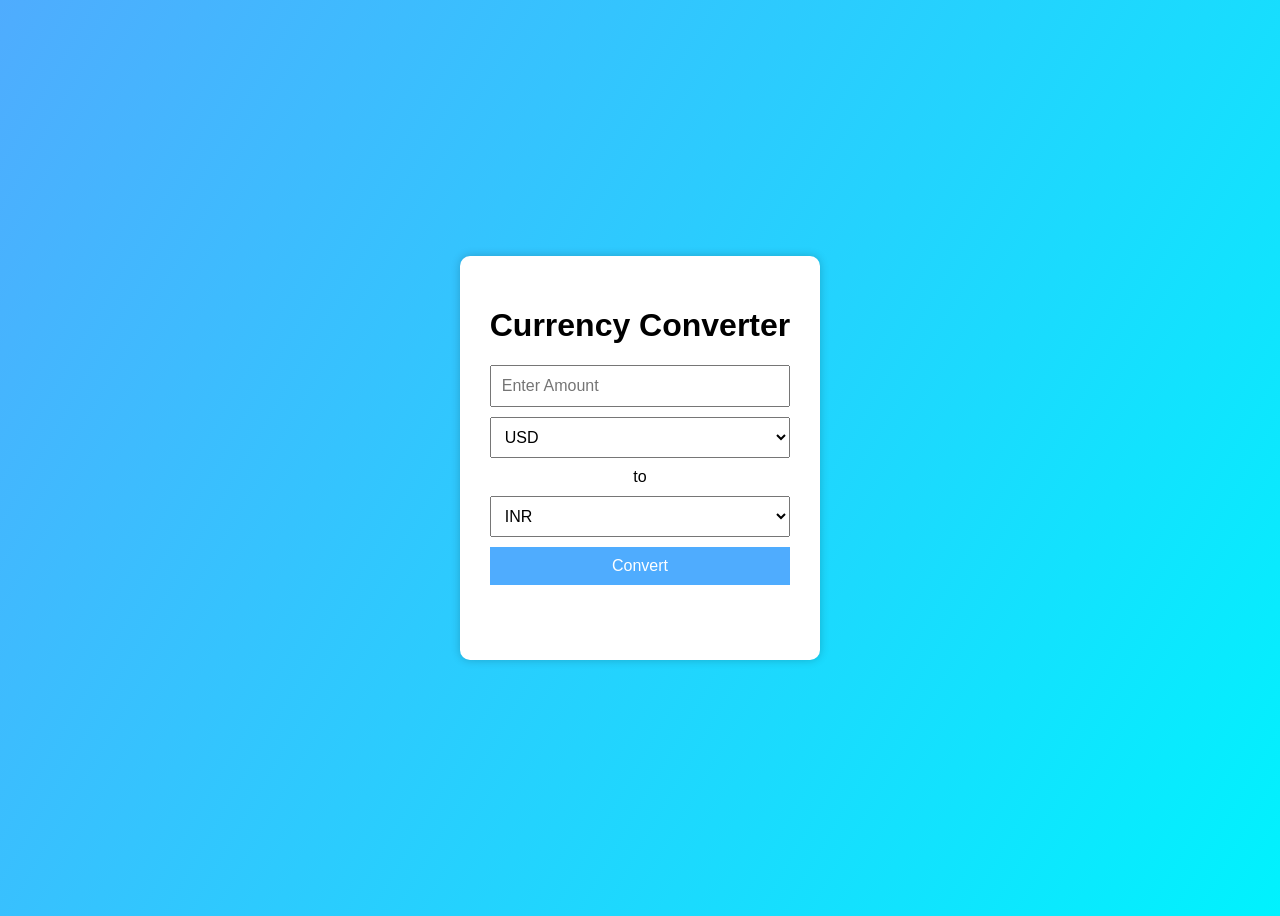
<file: index.html>
<!DOCTYPE html>
<html lang="en">
<head>
    <meta charset="UTF-8">
    <title>Currency Converter with Live Updates</title>
    <link rel="stylesheet" href="style.css">
</head>

<body>

<div class="container">
    <h1>Currency Converter</h1>

    <div class="converter">

        <input type="number" id="amount" placeholder="Enter Amount">

        <select id="fromCurrency">
            <option value="USD">USD</option>
            <option value="INR">INR</option>
            <option value="EUR">EUR</option>
            <option value="GBP">GBP</option>
        </select>

        <span>to</span>

        <select id="toCurrency">
            <option value="INR">INR</option>
            <option value="USD">USD</option>
            <option value="EUR">EUR</option>
            <option value="GBP">GBP</option>
        </select>

        <button onclick="convertCurrency()">Convert</button>

        <h2 id="result"></h2>

    </div>
</div>

<script src="script.js"></script>

</body>
</html>
</file>
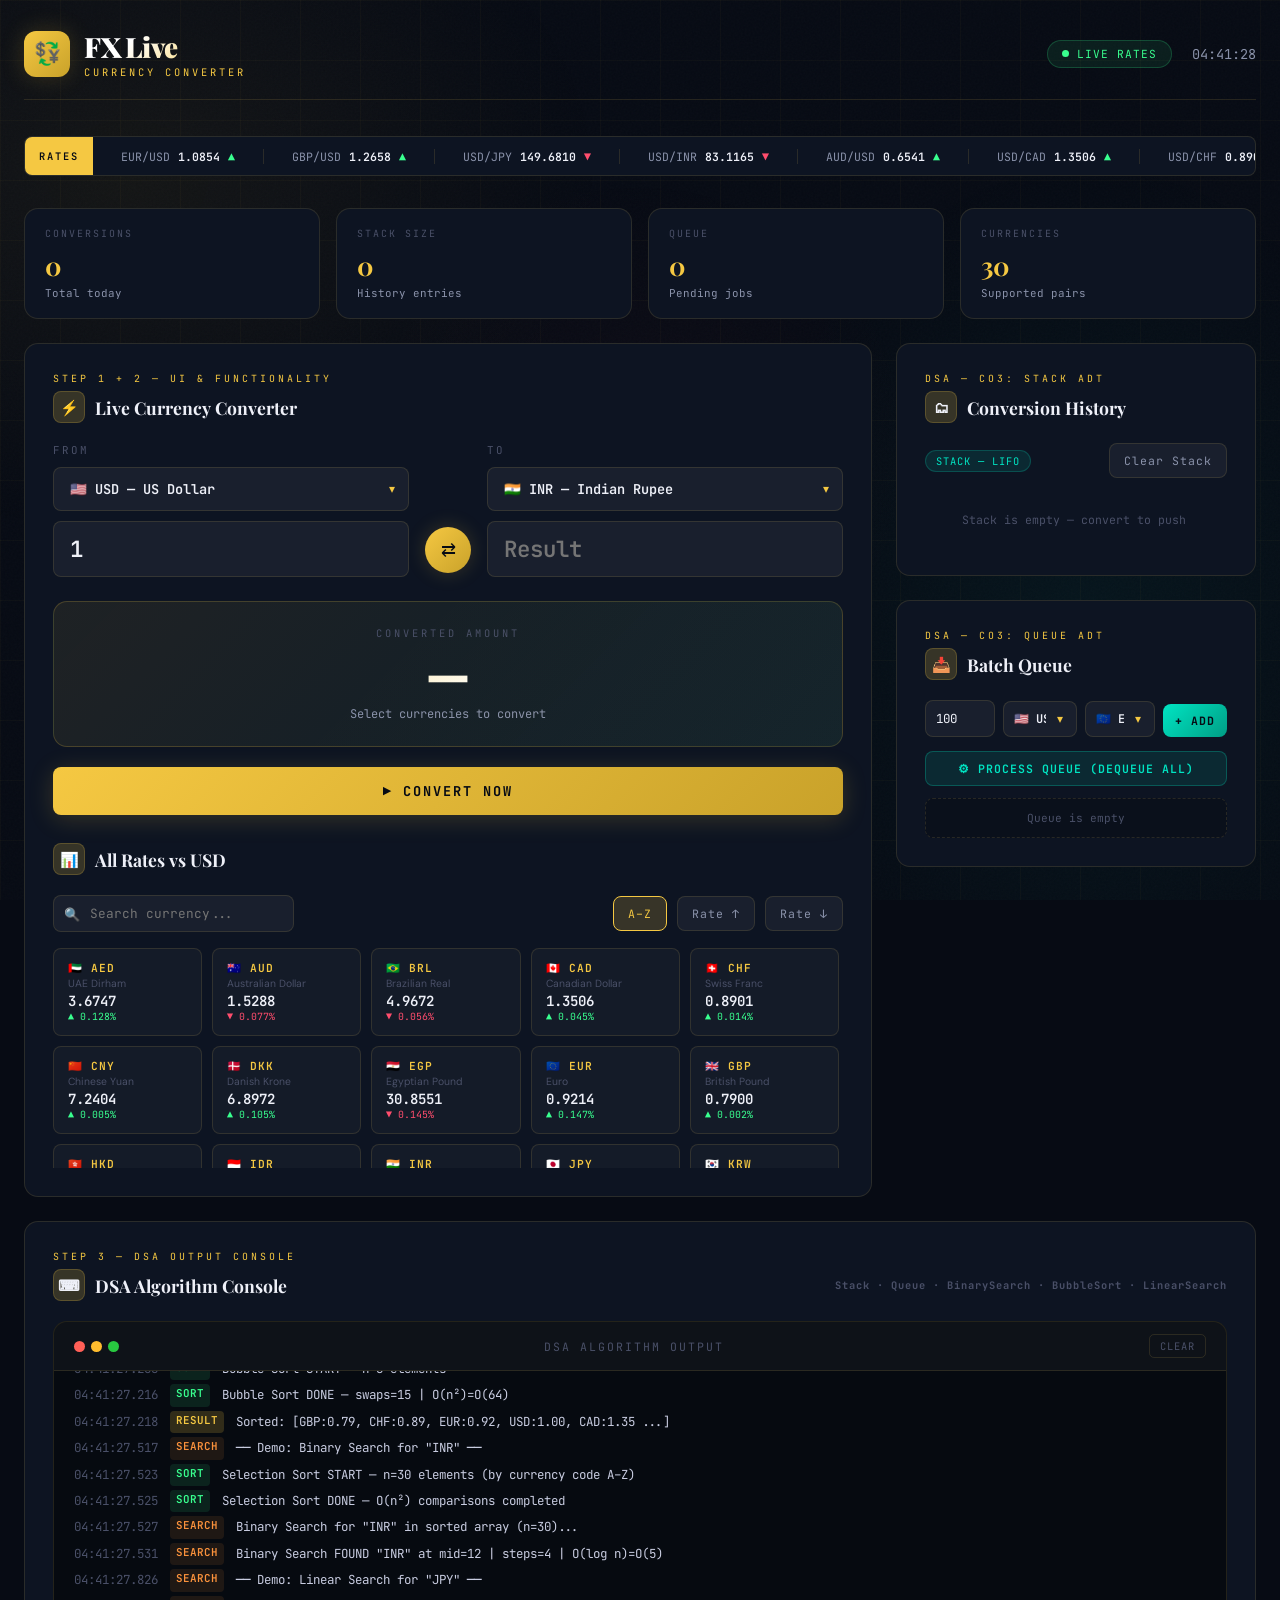
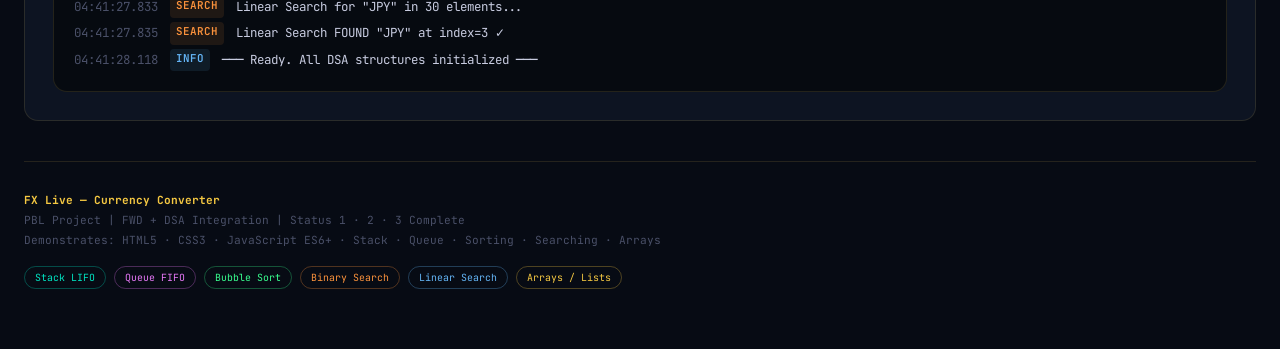
<file: currency.html>
<!DOCTYPE html>
<html lang="en">
<head>
  <meta charset="UTF-8" />
  <meta name="viewport" content="width=device-width, initial-scale=1.0"/>
  <meta name="description" content="Live Currency Converter with DSA implementation - Stack, Queue, Sorting, Searching"/>
  <meta name="keywords" content="currency converter, live rates, DSA, stack, queue, sorting, searching"/>
  <title>FX Live — Currency Converter</title>
  <link href="https://fonts.googleapis.com/css2?family=Playfair+Display:wght@400;700;900&family=JetBrains+Mono:wght@300;400;600&family=DM+Sans:wght@300;400;500;600&display=swap" rel="stylesheet"/>
  <style>
    :root {
      --bg-base:      #070b14;
      --bg-card:      #0d1422;
      --bg-glass:     rgba(255,255,255,0.04);
      --border:       rgba(255,215,100,0.12);
      --gold:         #f5c842;
      --gold-dim:     #c9a22a;
      --gold-glow:    rgba(245,200,66,0.18);
      --teal:         #00e5c3;
      --teal-dim:     rgba(0,229,195,0.12);
      --red:          #ff4d6d;
      --green:        #39ff8f;
      --text-primary: #eef0f8;
      --text-secondary:#8a92aa;
      --text-muted:   #4a5068;
      --font-display: 'Playfair Display', serif;
      --font-mono:    'JetBrains Mono', monospace;
      --font-body:    'DM Sans', sans-serif;
      --radius:       14px;
      --radius-sm:    8px;
      --transition:   cubic-bezier(.4,0,.2,1);
    }

    *, *::before, *::after { box-sizing: border-box; margin: 0; padding: 0; }

    html { scroll-behavior: smooth; }

    body {
      font-family: var(--font-body);
      background: var(--bg-base);
      color: var(--text-primary);
      min-height: 100vh;
      overflow-x: hidden;
    }

    /* ─── ANIMATED BACKGROUND ─────────────────────── */
    body::before {
      content:'';
      position:fixed; inset:0; z-index:0;
      background:
        radial-gradient(ellipse 800px 600px at 10% 20%, rgba(245,200,66,0.06) 0%, transparent 60%),
        radial-gradient(ellipse 600px 800px at 85% 70%, rgba(0,229,195,0.05) 0%, transparent 60%),
        radial-gradient(ellipse 400px 400px at 50% 50%, rgba(255,77,109,0.03) 0%, transparent 70%);
      pointer-events:none;
    }

    /* Grid overlay */
    body::after {
      content:'';
      position:fixed; inset:0; z-index:0;
      background-image:
        linear-gradient(rgba(245,200,66,0.03) 1px, transparent 1px),
        linear-gradient(90deg, rgba(245,200,66,0.03) 1px, transparent 1px);
      background-size: 60px 60px;
      pointer-events:none;
    }

    /* ─── NOISE TEXTURE ───────────────────────────── */
    .noise {
      position:fixed; inset:0; z-index:1;
      opacity:.025;
      background-image: url("data:image/svg+xml,%3Csvg viewBox='0 0 512 512' xmlns='http://www.w3.org/2000/svg'%3E%3Cfilter id='noise'%3E%3CfeTurbulence type='fractalNoise' baseFrequency='0.9' numOctaves='4' stitchTiles='stitch'/%3E%3C/filter%3E%3Crect width='100%25' height='100%25' filter='url(%23noise)'/%3E%3C/svg%3E");
      pointer-events:none;
    }

    /* ─── LAYOUT ──────────────────────────────────── */
    .wrapper {
      position:relative; z-index:2;
      max-width:1340px;
      margin:0 auto;
      padding:0 24px 60px;
    }

    /* ─── HEADER ──────────────────────────────────── */
    header {
      display:flex; align-items:center; justify-content:space-between;
      padding:28px 0 20px;
      border-bottom:1px solid var(--border);
      margin-bottom:36px;
    }

    .logo {
      display:flex; align-items:center; gap:14px;
    }

    .logo-icon {
      width:46px; height:46px;
      background: linear-gradient(135deg, var(--gold), var(--gold-dim));
      border-radius:12px;
      display:grid; place-items:center;
      font-size:22px;
      box-shadow: 0 0 24px var(--gold-glow);
    }

    .logo-text {
      font-family: var(--font-display);
      font-size:1.75rem;
      font-weight:900;
      letter-spacing:-.5px;
      background: linear-gradient(135deg, #fff 30%, var(--gold));
      -webkit-background-clip:text; -webkit-text-fill-color:transparent;
    }

    .logo-sub {
      font-family: var(--font-mono);
      font-size:.65rem;
      color: var(--gold);
      letter-spacing:3px;
      text-transform:uppercase;
    }

    .header-right {
      display:flex; align-items:center; gap:20px;
    }

    .live-badge {
      display:flex; align-items:center; gap:8px;
      background: rgba(57,255,143,0.08);
      border:1px solid rgba(57,255,143,0.2);
      border-radius:30px;
      padding:6px 14px;
      font-family: var(--font-mono);
      font-size:.7rem;
      color: var(--green);
      letter-spacing:1px;
    }

    .live-dot {
      width:7px; height:7px;
      background: var(--green);
      border-radius:50%;
      animation: pulse-green 1.8s ease-in-out infinite;
    }

    @keyframes pulse-green {
      0%,100%{ box-shadow:0 0 0 0 rgba(57,255,143,.6); }
      50%{ box-shadow:0 0 0 6px rgba(57,255,143,0); }
    }

    .clock {
      font-family: var(--font-mono);
      font-size:.85rem;
      color: var(--text-secondary);
    }

    /* ─── TICKER TAPE ─────────────────────────────── */
    .ticker-wrap {
      background: var(--bg-card);
      border:1px solid var(--border);
      border-radius:var(--radius-sm);
      overflow:hidden;
      margin-bottom:32px;
      height:40px;
      display:flex; align-items:center;
    }

    .ticker-label {
      background: var(--gold);
      color: var(--bg-base);
      font-family: var(--font-mono);
      font-size:.65rem;
      font-weight:600;
      letter-spacing:2px;
      padding:0 14px;
      height:100%;
      display:flex; align-items:center;
      white-space:nowrap;
      flex-shrink:0;
    }

    .ticker-track {
      display:flex; align-items:center;
      animation: ticker-scroll 30s linear infinite;
      gap:0;
    }

    @keyframes ticker-scroll {
      0%{ transform:translateX(0); }
      100%{ transform:translateX(-50%); }
    }

    .ticker-item {
      font-family: var(--font-mono);
      font-size:.72rem;
      padding:0 28px;
      white-space:nowrap;
      border-right:1px solid var(--border);
      display:flex; align-items:center; gap:8px;
    }

    .ticker-pair { color: var(--text-secondary); }
    .ticker-rate { color: var(--text-primary); font-weight:600; }
    .ticker-up   { color: var(--green); }
    .ticker-dn   { color: var(--red); }

    /* ─── MAIN GRID ───────────────────────────────── */
    .main-grid {
      display:grid;
      grid-template-columns:1fr 360px;
      grid-template-rows:auto auto;
      gap:24px;
    }

    @media(max-width:960px){
      .main-grid{ grid-template-columns:1fr; }
    }

    /* ─── CARD ────────────────────────────────────── */
    .card {
      background: var(--bg-card);
      border:1px solid var(--border);
      border-radius:var(--radius);
      padding:28px;
      position:relative;
      overflow:hidden;
      transition: border-color .3s var(--transition), box-shadow .3s var(--transition);
    }

    .card:hover {
      border-color: rgba(245,200,66,0.25);
      box-shadow:0 0 40px rgba(245,200,66,0.07);
    }

    .card::before {
      content:'';
      position:absolute; top:0; left:0; right:0; height:2px;
      background: linear-gradient(90deg, transparent, var(--gold), transparent);
      opacity:0;
      transition:opacity .3s;
    }

    .card:hover::before { opacity:1; }

    .card-title {
      font-family: var(--font-display);
      font-size:1.1rem;
      font-weight:700;
      color: var(--text-primary);
      margin-bottom:20px;
      display:flex; align-items:center; gap:10px;
    }

    .card-title .icon {
      width:32px; height:32px;
      background: var(--gold-glow);
      border:1px solid rgba(245,200,66,0.2);
      border-radius:8px;
      display:grid; place-items:center;
      font-size:15px;
    }

    /* ─── CONVERTER CARD ──────────────────────────── */
    .converter-card { grid-column:1; }

    .converter-main {
      display:grid;
      grid-template-columns:1fr auto 1fr;
      gap:16px;
      align-items:end;
      margin-bottom:24px;
    }

    @media(max-width:620px){
      .converter-main{ grid-template-columns:1fr; }
      .swap-btn-wrap{ transform:rotate(90deg); }
    }

    .input-group { display:flex; flex-direction:column; gap:10px; }

    .input-label {
      font-family: var(--font-mono);
      font-size:.68rem;
      color: var(--text-muted);
      letter-spacing:2px;
      text-transform:uppercase;
    }

    .select-wrapper {
      position:relative;
    }

    .select-wrapper select {
      width:100%;
      background: rgba(255,255,255,0.05);
      border:1px solid var(--border);
      border-radius:var(--radius-sm);
      color: var(--text-primary);
      font-family: var(--font-mono);
      font-size:.85rem;
      font-weight:600;
      padding:12px 40px 12px 16px;
      appearance:none;
      cursor:pointer;
      transition: border-color .2s, background .2s;
    }

    .select-wrapper select:focus {
      outline:none;
      border-color: var(--gold);
      background: rgba(245,200,66,0.05);
    }

    .select-wrapper::after {
      content:'▾';
      position:absolute; right:14px; top:50%; transform:translateY(-50%);
      color: var(--gold);
      pointer-events:none;
      font-size:12px;
    }

    .amount-input {
      width:100%;
      background: rgba(255,255,255,0.05);
      border:1px solid var(--border);
      border-radius:var(--radius-sm);
      color: var(--text-primary);
      font-family: var(--font-mono);
      font-size:1.4rem;
      font-weight:600;
      padding:12px 16px;
      transition: border-color .2s, background .2s;
    }

    .amount-input:focus {
      outline:none;
      border-color: var(--gold);
      background: rgba(245,200,66,0.05);
      box-shadow:0 0 20px rgba(245,200,66,0.1);
    }

    .swap-btn-wrap {
      display:flex; align-items:center; justify-content:center;
      padding-bottom:4px;
    }

    .swap-btn {
      width:46px; height:46px;
      background: linear-gradient(135deg, var(--gold), var(--gold-dim));
      border:none; border-radius:50%;
      cursor:pointer;
      display:grid; place-items:center;
      font-size:18px;
      color: var(--bg-base);
      transition: transform .4s var(--transition), box-shadow .3s;
      box-shadow: 0 0 20px var(--gold-glow);
    }

    .swap-btn:hover {
      transform:rotate(180deg);
      box-shadow: 0 0 30px rgba(245,200,66,0.4);
    }

    .result-display {
      background: linear-gradient(135deg, rgba(245,200,66,0.08), rgba(0,229,195,0.05));
      border:1px solid rgba(245,200,66,0.2);
      border-radius:var(--radius);
      padding:24px 28px;
      text-align:center;
      margin-bottom:20px;
      position:relative;
      overflow:hidden;
    }

    .result-display::before {
      content:'';
      position:absolute; inset:0;
      background: linear-gradient(135deg, transparent 40%, rgba(245,200,66,0.04));
    }

    .result-label {
      font-family: var(--font-mono);
      font-size:.65rem;
      color: var(--text-muted);
      letter-spacing:3px;
      text-transform:uppercase;
      margin-bottom:8px;
    }

    .result-amount {
      font-family: var(--font-display);
      font-size:3rem;
      font-weight:900;
      background: linear-gradient(135deg, var(--gold), #fff 60%);
      -webkit-background-clip:text; -webkit-text-fill-color:transparent;
      line-height:1;
      transition: all .3s var(--transition);
    }

    .result-rate {
      font-family: var(--font-mono);
      font-size:.75rem;
      color: var(--text-secondary);
      margin-top:10px;
    }

    .result-rate span { color: var(--teal); }

    .convert-btn {
      width:100%;
      background: linear-gradient(135deg, var(--gold), var(--gold-dim));
      border:none;
      border-radius:var(--radius-sm);
      color: var(--bg-base);
      font-family: var(--font-mono);
      font-size:.85rem;
      font-weight:700;
      letter-spacing:2px;
      padding:15px;
      cursor:pointer;
      text-transform:uppercase;
      transition: transform .2s, box-shadow .3s;
      box-shadow: 0 4px 24px var(--gold-glow);
    }

    .convert-btn:hover {
      transform:translateY(-2px);
      box-shadow: 0 8px 32px rgba(245,200,66,0.35);
    }

    .convert-btn:active { transform:translateY(0); }

    /* ─── RATES TABLE ─────────────────────────────── */
    .rates-section { margin-top:28px; }

    .rates-controls {
      display:flex; gap:10px; margin-bottom:16px;
      flex-wrap:wrap; align-items:center;
    }

    .search-box {
      flex:1; min-width:180px;
      background: rgba(255,255,255,0.05);
      border:1px solid var(--border);
      border-radius:var(--radius-sm);
      color: var(--text-primary);
      font-family: var(--font-mono);
      font-size:.8rem;
      padding:9px 14px 9px 36px;
      transition: border-color .2s;
      position:relative;
    }

    .search-box:focus { outline:none; border-color: var(--gold); }

    .search-wrap { position:relative; flex:1; min-width:180px; }

    .search-icon {
      position:absolute; left:11px; top:50%; transform:translateY(-50%);
      color: var(--text-muted); font-size:13px; pointer-events:none;
    }

    .sort-btn {
      background: rgba(255,255,255,0.05);
      border:1px solid var(--border);
      border-radius:var(--radius-sm);
      color: var(--text-secondary);
      font-family: var(--font-mono);
      font-size:.72rem;
      padding:9px 14px;
      cursor:pointer;
      letter-spacing:1px;
      transition: all .2s;
    }

    .sort-btn:hover, .sort-btn.active {
      border-color: var(--gold);
      color: var(--gold);
      background: var(--gold-glow);
    }

    .rates-grid {
      display:grid;
      grid-template-columns:repeat(auto-fill, minmax(140px, 1fr));
      gap:10px;
      max-height:220px;
      overflow-y:auto;
      padding-right:4px;
    }

    .rates-grid::-webkit-scrollbar { width:4px; }
    .rates-grid::-webkit-scrollbar-track { background:transparent; }
    .rates-grid::-webkit-scrollbar-thumb { background: var(--border); border-radius:4px; }

    .rate-chip {
      background: rgba(255,255,255,0.03);
      border:1px solid var(--border);
      border-radius:var(--radius-sm);
      padding:12px 14px;
      transition: all .25s var(--transition);
      cursor:pointer;
    }

    .rate-chip:hover {
      border-color: rgba(245,200,66,0.3);
      background: var(--gold-glow);
      transform:translateY(-2px);
    }

    .rate-chip-code {
      font-family: var(--font-mono);
      font-size:.7rem;
      color: var(--gold);
      font-weight:600;
      letter-spacing:1px;
    }

    .rate-chip-name {
      font-size:.65rem;
      color: var(--text-muted);
      margin:2px 0;
      white-space:nowrap;
      overflow:hidden;
      text-overflow:ellipsis;
    }

    .rate-chip-val {
      font-family: var(--font-mono);
      font-size:.88rem;
      font-weight:600;
      color: var(--text-primary);
    }

    .rate-change {
      font-family: var(--font-mono);
      font-size:.62rem;
    }

    .up { color: var(--green); }
    .dn { color: var(--red); }

    /* ─── RIGHT PANEL ─────────────────────────────── */
    .right-panel {
      grid-column:2;
      display:flex; flex-direction:column; gap:24px;
    }

    @media(max-width:960px){ .right-panel{ grid-column:1; } }

    /* ─── HISTORY STACK ───────────────────────────── */
    .history-list {
      display:flex; flex-direction:column; gap:8px;
      max-height:280px;
      overflow-y:auto;
      padding-right:4px;
    }

    .history-list::-webkit-scrollbar { width:3px; }
    .history-list::-webkit-scrollbar-thumb { background:var(--border); border-radius:4px; }

    .hist-item {
      background: rgba(255,255,255,0.03);
      border:1px solid var(--border);
      border-radius:var(--radius-sm);
      padding:10px 14px;
      display:flex; justify-content:space-between; align-items:center;
      transition: all .2s;
      animation: slideIn .3s var(--transition);
    }

    @keyframes slideIn {
      from{ opacity:0; transform:translateX(-12px); }
      to  { opacity:1; transform:translateX(0); }
    }

    .hist-item:hover {
      border-color:rgba(245,200,66,0.2);
      background:var(--gold-glow);
    }

    .hist-left { display:flex; flex-direction:column; gap:2px; }

    .hist-pair {
      font-family: var(--font-mono);
      font-size:.7rem;
      color: var(--gold);
      font-weight:600;
      letter-spacing:1px;
    }

    .hist-amount {
      font-family: var(--font-mono);
      font-size:.82rem;
      color: var(--text-primary);
    }

    .hist-time {
      font-family: var(--font-mono);
      font-size:.62rem;
      color: var(--text-muted);
    }

    .hist-actions { display:flex; gap:6px; }

    .hist-btn {
      width:26px; height:26px;
      background: rgba(255,255,255,0.05);
      border:1px solid var(--border);
      border-radius:6px;
      cursor:pointer;
      display:grid; place-items:center;
      font-size:11px;
      color: var(--text-secondary);
      transition:all .2s;
    }

    .hist-btn:hover { border-color:var(--red); color:var(--red); }

    .stack-info {
      display:flex; align-items:center; justify-content:space-between;
      margin-bottom:14px;
    }

    .stack-badge {
      font-family:var(--font-mono);
      font-size:.65rem;
      background: rgba(0,229,195,0.1);
      border:1px solid rgba(0,229,195,0.2);
      color: var(--teal);
      padding:3px 10px;
      border-radius:20px;
      letter-spacing:1px;
    }

    /* ─── QUEUE SECTION ───────────────────────────── */
    .queue-input-row {
      display:grid;
      grid-template-columns:70px 1fr 70px auto;
      gap:8px;
      margin-bottom:14px;
      align-items:end;
    }

    .q-input {
      background:rgba(255,255,255,0.05);
      border:1px solid var(--border);
      border-radius:var(--radius-sm);
      color:var(--text-primary);
      font-family:var(--font-mono);
      font-size:.78rem;
      padding:9px 10px;
      transition:border-color .2s;
    }

    .q-input:focus { outline:none; border-color:var(--gold); }

    .q-add-btn {
      background:linear-gradient(135deg,var(--teal), #009e85);
      border:none;
      border-radius:var(--radius-sm);
      color:var(--bg-base);
      font-family:var(--font-mono);
      font-size:.72rem;
      font-weight:700;
      padding:9px 12px;
      cursor:pointer;
      letter-spacing:1px;
      transition:transform .2s, box-shadow .3s;
      white-space:nowrap;
    }

    .q-add-btn:hover { transform:translateY(-2px); box-shadow:0 6px 20px var(--teal-dim); }

    .q-process-btn {
      width:100%;
      background:rgba(0,229,195,0.1);
      border:1px solid rgba(0,229,195,0.25);
      border-radius:var(--radius-sm);
      color:var(--teal);
      font-family:var(--font-mono);
      font-size:.72rem;
      font-weight:600;
      padding:9px;
      cursor:pointer;
      letter-spacing:1px;
      transition:all .2s;
      text-transform:uppercase;
      margin-bottom:12px;
    }

    .q-process-btn:hover { background:rgba(0,229,195,0.2); }

    .queue-visual {
      display:flex; gap:6px; flex-wrap:wrap; min-height:40px;
      padding:10px;
      background:rgba(0,0,0,0.2);
      border:1px dashed var(--border);
      border-radius:var(--radius-sm);
      align-items:center;
    }

    .q-chip {
      background: var(--teal-dim);
      border:1px solid rgba(0,229,195,0.3);
      border-radius:6px;
      padding:4px 10px;
      font-family:var(--font-mono);
      font-size:.68rem;
      color:var(--teal);
      font-weight:600;
      animation:popIn .2s var(--transition);
      position:relative;
    }

    @keyframes popIn {
      from{ opacity:0; transform:scale(.8); }
      to  { opacity:1; transform:scale(1); }
    }

    .q-chip.processing {
      animation: processing .6s ease-in-out;
    }

    @keyframes processing {
      0%  { background:rgba(245,200,66,0.2); border-color:var(--gold); }
      100%{ opacity:0; transform:scale(.8); }
    }

    .q-empty {
      font-family:var(--font-mono);
      font-size:.7rem;
      color:var(--text-muted);
      width:100%;
      text-align:center;
    }

    /* ─── DSA CONSOLE ─────────────────────────────── */
    .dsa-section {
      grid-column:1 / -1;
    }

    .console-wrap {
      background: #060a10;
      border:1px solid var(--border);
      border-radius:var(--radius);
      overflow:hidden;
    }

    .console-header {
      background: rgba(255,255,255,0.03);
      border-bottom:1px solid var(--border);
      padding:12px 20px;
      display:flex; align-items:center; justify-content:space-between;
    }

    .console-dots { display:flex; gap:6px; }

    .console-dot {
      width:11px; height:11px;
      border-radius:50%;
    }

    .console-dot:nth-child(1){ background:#ff5f57; }
    .console-dot:nth-child(2){ background:#febc2e; }
    .console-dot:nth-child(3){ background:#28c840; }

    .console-title {
      font-family:var(--font-mono);
      font-size:.72rem;
      color:var(--text-muted);
      letter-spacing:2px;
    }

    .console-clear {
      background:none; border:1px solid var(--border);
      border-radius:5px;
      color:var(--text-muted);
      font-family:var(--font-mono);
      font-size:.65rem;
      padding:4px 10px;
      cursor:pointer;
      letter-spacing:1px;
      transition:all .2s;
    }

    .console-clear:hover { border-color:var(--red); color:var(--red); }

    .console-body {
      padding:18px 20px;
      font-family:var(--font-mono);
      font-size:.78rem;
      line-height:1.8;
      max-height:320px;
      overflow-y:auto;
      color:#c8cce0;
    }

    .console-body::-webkit-scrollbar { width:4px; }
    .console-body::-webkit-scrollbar-thumb { background:var(--border); border-radius:4px; }

    .log-line { display:flex; gap:12px; padding:2px 0; }
    .log-time { color:var(--text-muted); flex-shrink:0; }
    .log-tag  { flex-shrink:0; font-weight:600; padding:0 6px; border-radius:4px; font-size:.68rem; }

    .tag-info  { color:#64b5f6; background:rgba(100,181,246,0.1); }
    .tag-dsa   { color:var(--gold); background:var(--gold-glow); }
    .tag-stack { color:var(--teal); background:var(--teal-dim); }
    .tag-queue { color:#e879f9; background:rgba(232,121,249,0.1); }
    .tag-sort  { color:var(--green); background:rgba(57,255,143,0.1); }
    .tag-search{ color:#fb923c; background:rgba(251,146,60,0.1); }
    .tag-result{ color:var(--gold); background:var(--gold-glow); }

    .log-msg { color:#c8cce0; }
    .log-val  { color:var(--green); }

    /* ─── STATS BAR ───────────────────────────────── */
    .stats-bar {
      display:grid;
      grid-template-columns:repeat(4,1fr);
      gap:16px;
      margin-bottom:24px;
    }

    @media(max-width:640px){ .stats-bar{ grid-template-columns:repeat(2,1fr); } }

    .stat-card {
      background:var(--bg-card);
      border:1px solid var(--border);
      border-radius:var(--radius);
      padding:18px 20px;
      transition:all .25s;
    }

    .stat-card:hover {
      border-color:rgba(245,200,66,0.25);
      transform:translateY(-2px);
    }

    .stat-label {
      font-family:var(--font-mono);
      font-size:.62rem;
      color:var(--text-muted);
      letter-spacing:2px;
      text-transform:uppercase;
      margin-bottom:8px;
    }

    .stat-val {
      font-family:var(--font-display);
      font-size:1.6rem;
      font-weight:700;
      color:var(--gold);
    }

    .stat-sub {
      font-family:var(--font-mono);
      font-size:.68rem;
      color:var(--text-secondary);
      margin-top:4px;
    }

    /* ─── FOOTER ──────────────────────────────────── */
    footer {
      border-top:1px solid var(--border);
      margin-top:40px;
      padding-top:28px;
      display:flex; justify-content:space-between; align-items:center;
      flex-wrap:wrap; gap:16px;
    }

    .footer-text {
      font-family:var(--font-mono);
      font-size:.7rem;
      color:var(--text-muted);
      line-height:1.8;
    }

    .footer-text strong { color:var(--gold); }

    .dsa-tags { display:flex; gap:8px; flex-wrap:wrap; }

    .dsa-tag {
      font-family:var(--font-mono);
      font-size:.62rem;
      padding:4px 10px;
      border-radius:20px;
      border:1px solid;
    }

    /* ─── TOAST ───────────────────────────────────── */
    .toast-container {
      position:fixed; bottom:28px; right:28px;
      display:flex; flex-direction:column; gap:10px;
      z-index:1000;
    }

    .toast {
      background:var(--bg-card);
      border:1px solid var(--border);
      border-left:3px solid var(--gold);
      border-radius:var(--radius-sm);
      padding:12px 18px;
      font-family:var(--font-mono);
      font-size:.76rem;
      color:var(--text-primary);
      box-shadow:0 8px 32px rgba(0,0,0,0.4);
      animation:toastIn .3s var(--transition);
      min-width:240px;
    }

    @keyframes toastIn {
      from{ opacity:0; transform:translateX(40px); }
      to  { opacity:1; transform:translateX(0); }
    }

    /* ─── LOADING SHIMMER ─────────────────────────── */
    .shimmer {
      background: linear-gradient(90deg,
        rgba(255,255,255,0.03) 25%,
        rgba(255,255,255,0.07) 50%,
        rgba(255,255,255,0.03) 75%);
      background-size:200% 100%;
      animation:shimmer 1.5s infinite;
    }

    @keyframes shimmer {
      0%{ background-position:200% 0; }
      100%{ background-position:-200% 0; }
    }

    /* section label */
    .section-eyebrow {
      font-family:var(--font-mono);
      font-size:.62rem;
      color:var(--gold);
      letter-spacing:3px;
      text-transform:uppercase;
      margin-bottom:6px;
    }

    /* Pulse animation for result */
    @keyframes resultPulse {
      0%  { text-shadow:0 0 0 var(--gold); }
      50% { text-shadow:0 0 30px rgba(245,200,66,0.6); }
      100%{ text-shadow:0 0 0 var(--gold); }
    }

    .result-pulse {
      animation: resultPulse .6s var(--transition);
    }

    /* Scrollbar global */
    * { scrollbar-width:thin; scrollbar-color:var(--border) transparent; }
  </style>
</head>
<body>

<div class="noise"></div>
<div class="toast-container" id="toastContainer"></div>

<div class="wrapper">

  <!-- ─── HEADER ─────────────────────────────────── -->
  <header>
    <div class="logo">
      <div class="logo-icon">💱</div>
      <div>
        <div class="logo-text">FX Live</div>
        <div class="logo-sub">Currency Converter</div>
      </div>
    </div>
    <div class="header-right">
      <div class="live-badge">
        <div class="live-dot"></div>
        LIVE RATES
      </div>
      <div class="clock" id="clock">--:--:--</div>
    </div>
  </header>

  <!-- ─── TICKER ─────────────────────────────────── -->
  <div class="ticker-wrap">
    <div class="ticker-label">RATES</div>
    <div style="overflow:hidden;flex:1;">
      <div class="ticker-track" id="tickerTrack">
        <!-- populated by JS -->
      </div>
    </div>
  </div>

  <!-- ─── STATS BAR ─────────────────────────────── -->
  <div class="stats-bar">
    <div class="stat-card">
      <div class="stat-label">Conversions</div>
      <div class="stat-val" id="stat-total">0</div>
      <div class="stat-sub">Total today</div>
    </div>
    <div class="stat-card">
      <div class="stat-label">Stack Size</div>
      <div class="stat-val" id="stat-stack">0</div>
      <div class="stat-sub">History entries</div>
    </div>
    <div class="stat-card">
      <div class="stat-label">Queue</div>
      <div class="stat-val" id="stat-queue">0</div>
      <div class="stat-sub">Pending jobs</div>
    </div>
    <div class="stat-card">
      <div class="stat-label">Currencies</div>
      <div class="stat-val" id="stat-currencies">30</div>
      <div class="stat-sub">Supported pairs</div>
    </div>
  </div>

  <!-- ─── MAIN GRID ──────────────────────────────── -->
  <div class="main-grid">

    <!-- LEFT: CONVERTER + RATES -->
    <div class="converter-card card">
      <div class="section-eyebrow">Step 1 + 2 — UI & Functionality</div>
      <div class="card-title">
        <div class="icon">⚡</div>
        Live Currency Converter
      </div>

      <div class="converter-main">
        <div class="input-group">
          <div class="input-label">FROM</div>
          <div class="select-wrapper">
            <select id="fromCurrency"></select>
          </div>
          <input type="number" class="amount-input" id="amountInput"
            value="1" min="0" step="any" placeholder="Amount"/>
        </div>

        <div class="swap-btn-wrap">
          <button class="swap-btn" id="swapBtn" title="Swap currencies">⇄</button>
        </div>

        <div class="input-group">
          <div class="input-label">TO</div>
          <div class="select-wrapper">
            <select id="toCurrency"></select>
          </div>
          <input type="number" class="amount-input" id="resultInput"
            readonly placeholder="Result"/>
        </div>
      </div>

      <div class="result-display" id="resultDisplay">
        <div class="result-label">Converted Amount</div>
        <div class="result-amount" id="resultAmount">—</div>
        <div class="result-rate" id="resultRate">Select currencies to convert</div>
      </div>

      <button class="convert-btn" id="convertBtn">▶ Convert Now</button>

      <!-- RATES TABLE -->
      <div class="rates-section">
        <div class="card-title" style="margin-top:20px;">
          <div class="icon">📊</div>
          All Rates vs USD
        </div>

        <div class="rates-controls">
          <div class="search-wrap">
            <span class="search-icon">🔍</span>
            <input class="search-box" type="text" id="rateSearch"
              placeholder="Search currency..." />
          </div>
          <button class="sort-btn active" id="sortName" data-sort="name">A–Z</button>
          <button class="sort-btn" id="sortRate" data-sort="rate">Rate ↑</button>
          <button class="sort-btn" id="sortRateDsc" data-sort="rateDsc">Rate ↓</button>
        </div>

        <div class="rates-grid" id="ratesGrid">
          <!-- populated by JS -->
        </div>
      </div>
    </div>

    <!-- RIGHT PANEL -->
    <div class="right-panel">

      <!-- STACK: HISTORY -->
      <div class="card">
        <div class="section-eyebrow">DSA — CO3: Stack ADT</div>
        <div class="card-title">
          <div class="icon">🗂</div>
          Conversion History
        </div>
        <div class="stack-info">
          <span class="stack-badge">STACK — LIFO</span>
          <button class="sort-btn" id="clearHistory">Clear Stack</button>
        </div>
        <div class="history-list" id="historyList">
          <p style="font-family:var(--font-mono);font-size:.72rem;color:var(--text-muted);text-align:center;padding:20px 0;">
            Stack is empty — convert to push
          </p>
        </div>
      </div>

      <!-- QUEUE: BATCH CONVERSION -->
      <div class="card">
        <div class="section-eyebrow">DSA — CO3: Queue ADT</div>
        <div class="card-title">
          <div class="icon">📥</div>
          Batch Queue
        </div>
        <div class="queue-input-row">
          <input class="q-input" type="number" id="qAmt" placeholder="Amt" value="100"/>
          <div class="select-wrapper" style="flex:1;">
            <select id="qFrom" style="width:100%;background:rgba(255,255,255,0.05);border:1px solid var(--border);border-radius:var(--radius-sm);color:var(--text-primary);font-family:var(--font-mono);font-size:.75rem;padding:9px 30px 9px 10px;appearance:none;cursor:pointer;"></select>
          </div>
          <div class="select-wrapper" style="flex:1;">
            <select id="qTo" style="width:100%;background:rgba(255,255,255,0.05);border:1px solid var(--border);border-radius:var(--radius-sm);color:var(--text-primary);font-family:var(--font-mono);font-size:.75rem;padding:9px 30px 9px 10px;appearance:none;cursor:pointer;"></select>
          </div>
          <button class="q-add-btn" id="qAddBtn">+ ADD</button>
        </div>
        <button class="q-process-btn" id="qProcessBtn">⚙ Process Queue (Dequeue All)</button>
        <div class="queue-visual" id="queueVisual">
          <span class="q-empty">Queue is empty</span>
        </div>
      </div>

    </div>

    <!-- BOTTOM: DSA CONSOLE (full width) -->
    <div class="dsa-section card">
      <div class="section-eyebrow">Step 3 — DSA Output Console</div>
      <div class="card-title">
        <div class="icon">⌨</div>
        DSA Algorithm Console
        <span style="font-family:var(--font-mono);font-size:.65rem;color:var(--text-muted);margin-left:auto;letter-spacing:1px;">
          Stack · Queue · BinarySearch · BubbleSort · LinearSearch
        </span>
      </div>
      <div class="console-wrap">
        <div class="console-header">
          <div class="console-dots">
            <div class="console-dot"></div>
            <div class="console-dot"></div>
            <div class="console-dot"></div>
          </div>
          <div class="console-title">DSA ALGORITHM OUTPUT</div>
          <button class="console-clear" id="consoleClear">CLEAR</button>
        </div>
        <div class="console-body" id="consoleBody"></div>
      </div>
    </div>

  </div><!-- end main-grid -->

  <!-- ─── FOOTER ──────────────────────────────────── -->
  <footer>
    <div class="footer-text">
      <strong>FX Live — Currency Converter</strong><br/>
      PBL Project | FWD + DSA Integration | Status 1 · 2 · 3 Complete<br/>
      <span style="color:var(--text-muted);">Demonstrates: HTML5 · CSS3 · JavaScript ES6+ · Stack · Queue · Sorting · Searching · Arrays</span>
    </div>
    <div class="dsa-tags">
      <span class="dsa-tag" style="color:var(--teal);border-color:rgba(0,229,195,0.3);">Stack LIFO</span>
      <span class="dsa-tag" style="color:#e879f9;border-color:rgba(232,121,249,0.3);">Queue FIFO</span>
      <span class="dsa-tag" style="color:var(--green);border-color:rgba(57,255,143,0.3);">Bubble Sort</span>
      <span class="dsa-tag" style="color:#fb923c;border-color:rgba(251,146,60,0.3);">Binary Search</span>
      <span class="dsa-tag" style="color:#64b5f6;border-color:rgba(100,181,246,0.3);">Linear Search</span>
      <span class="dsa-tag" style="color:var(--gold);border-color:rgba(245,200,66,0.3);">Arrays / Lists</span>
    </div>
  </footer>

</div><!-- end wrapper -->

<script>
/* =====================================================
   FX LIVE — Currency Converter
   Full DSA Implementation:
   - Arrays/Lists     (CO1, CO2)
   - Stack (LIFO)     (CO3)
   - Queue (FIFO)     (CO3)
   - Bubble Sort      (CO1)
   - Binary Search    (CO1)
   - Linear Search    (CO1)
   - Hash Map (rates) (CO4)
   ===================================================== */

// ═══════════════════════════════════════════════════
// DATA — Currency Array (Array/List concept - CO2)
// ═══════════════════════════════════════════════════
const CURRENCIES = [
  { code:'USD', name:'US Dollar',         symbol:'$',  flag:'🇺🇸' },
  { code:'EUR', name:'Euro',              symbol:'€',  flag:'🇪🇺' },
  { code:'GBP', name:'British Pound',     symbol:'£',  flag:'🇬🇧' },
  { code:'JPY', name:'Japanese Yen',      symbol:'¥',  flag:'🇯🇵' },
  { code:'INR', name:'Indian Rupee',      symbol:'₹',  flag:'🇮🇳' },
  { code:'AUD', name:'Australian Dollar', symbol:'A$', flag:'🇦🇺' },
  { code:'CAD', name:'Canadian Dollar',   symbol:'C$', flag:'🇨🇦' },
  { code:'CHF', name:'Swiss Franc',       symbol:'₣',  flag:'🇨🇭' },
  { code:'CNY', name:'Chinese Yuan',      symbol:'¥',  flag:'🇨🇳' },
  { code:'HKD', name:'Hong Kong Dollar',  symbol:'HK$',flag:'🇭🇰' },
  { code:'SGD', name:'Singapore Dollar',  symbol:'S$', flag:'🇸🇬' },
  { code:'NZD', name:'New Zealand Dollar',symbol:'NZ$',flag:'🇳🇿' },
  { code:'SEK', name:'Swedish Krona',     symbol:'kr', flag:'🇸🇪' },
  { code:'NOK', name:'Norwegian Krone',   symbol:'kr', flag:'🇳🇴' },
  { code:'MXN', name:'Mexican Peso',      symbol:'$',  flag:'🇲🇽' },
  { code:'BRL', name:'Brazilian Real',    symbol:'R$', flag:'🇧🇷' },
  { code:'ZAR', name:'South African Rand',symbol:'R',  flag:'🇿🇦' },
  { code:'TRY', name:'Turkish Lira',      symbol:'₺',  flag:'🇹🇷' },
  { code:'RUB', name:'Russian Ruble',     symbol:'₽',  flag:'🇷🇺' },
  { code:'KRW', name:'South Korean Won',  symbol:'₩',  flag:'🇰🇷' },
  { code:'AED', name:'UAE Dirham',        symbol:'د.إ',flag:'🇦🇪' },
  { code:'SAR', name:'Saudi Riyal',       symbol:'﷼',  flag:'🇸🇦' },
  { code:'THB', name:'Thai Baht',         symbol:'฿',  flag:'🇹🇭' },
  { code:'IDR', name:'Indonesian Rupiah', symbol:'Rp', flag:'🇮🇩' },
  { code:'MYR', name:'Malaysian Ringgit', symbol:'RM', flag:'🇲🇾' },
  { code:'PHP', name:'Philippine Peso',   symbol:'₱',  flag:'🇵🇭' },
  { code:'PKR', name:'Pakistani Rupee',   symbol:'₨',  flag:'🇵🇰' },
  { code:'EGP', name:'Egyptian Pound',    symbol:'£',  flag:'🇪🇬' },
  { code:'NGN', name:'Nigerian Naira',    symbol:'₦',  flag:'🇳🇬' },
  { code:'DKK', name:'Danish Krone',      symbol:'kr', flag:'🇩🇰' },
];

// ═══════════════════════════════════════════════════
// HASH MAP — Exchange Rates (CO4: Hash-based DSA)
// Base rates relative to USD
// ═══════════════════════════════════════════════════
const BASE_RATES = {
  USD:1,       EUR:0.92,    GBP:0.79,    JPY:149.5,   INR:83.12,
  AUD:1.53,    CAD:1.35,    CHF:0.89,    CNY:7.24,    HKD:7.82,
  SGD:1.34,    NZD:1.63,    SEK:10.41,   NOK:10.58,   MXN:17.15,
  BRL:4.97,    ZAR:18.63,   TRY:30.47,   RUB:89.5,    KRW:1325,
  AED:3.67,    SAR:3.75,    THB:35.1,    IDR:15590,   MYR:4.72,
  PHP:55.6,    PKR:279,     EGP:30.9,    NGN:1550,    DKK:6.89,
};

// Live rates will fluctuate from base
let LIVE_RATES = { ...BASE_RATES };

// ═══════════════════════════════════════════════════
// ██  STACK  — Conversion History (CO3: Stack LIFO)
// ═══════════════════════════════════════════════════
class ConversionStack {
  constructor(maxSize = 20) {
    this.data  = [];           // Underlying array
    this.maxSize = maxSize;
    this.top   = -1;
  }
  push(item) {
    if (this.isFull()) {
      // Remove bottom item (oldest) to make room
      this.data.shift();
      this.top--;
      console.log(`%c[STACK] Max size reached — shifted bottom element`, 'color:#f5c842');
    }
    this.data.push(item);
    this.top++;
    logConsole('stack', `PUSH → ${item.from}→${item.to} | ${item.amount} = ${item.result.toFixed(4)} | top=${this.top}`);
    return this;
  }
  pop() {
    if (this.isEmpty()) {
      logConsole('stack', 'POP → Stack is EMPTY (underflow)');
      return null;
    }
    const item = this.data.pop();
    this.top--;
    logConsole('stack', `POP  ← ${item.from}→${item.to} | top=${this.top}`);
    return item;
  }
  peek() {
    return this.isEmpty() ? null : this.data[this.top];
  }
  isEmpty() { return this.top === -1; }
  isFull()  { return this.data.length >= this.maxSize; }
  size()    { return this.data.length; }
  // Traverse stack — CO2
  traverse() {
    logConsole('dsa', `Stack traverse: [${this.data.map(i => `${i.from}→${i.to}`).join(', ')}]`);
    return [...this.data].reverse();
  }
}

// ═══════════════════════════════════════════════════
// ██  QUEUE  — Batch Conversion Jobs (CO3: Queue FIFO)
// ═══════════════════════════════════════════════════
class ConversionQueue {
  constructor() {
    this.items = [];   // Array-based queue
    this.front = 0;
    this.rear  = -1;
    this.size_ = 0;
  }
  enqueue(job) {
    this.items.push(job);
    this.rear++;
    this.size_++;
    logConsole('queue', `ENQUEUE → Job #${this.size_}: ${job.amount} ${job.from}→${job.to} | rear=${this.rear}`);
  }
  dequeue() {
    if (this.isEmpty()) {
      logConsole('queue', 'DEQUEUE → Queue is EMPTY (underflow)');
      return null;
    }
    const job = this.items[this.front];
    this.front++;
    this.size_--;
    logConsole('queue', `DEQUEUE ← Processing: ${job.amount} ${job.from}→${job.to} | front=${this.front}`);
    return job;
  }
  peek()    { return this.isEmpty() ? null : this.items[this.front]; }
  isEmpty() { return this.size_ === 0; }
  size()    { return this.size_; }
  items_()  { return this.items.slice(this.front); }
}

// ═══════════════════════════════════════════════════
// ██  SORTING ALGORITHMS  (CO1)
// ═══════════════════════════════════════════════════

// Bubble Sort — sort array of {code, rate} by rate ascending
function bubbleSort(arr) {
  const a = [...arr];
  const n = a.length;
  let swaps = 0;
  logConsole('sort', `Bubble Sort START — n=${n} elements`);
  for (let i = 0; i < n - 1; i++) {
    for (let j = 0; j < n - i - 1; j++) {
      if (a[j].rate > a[j + 1].rate) {
        [a[j], a[j + 1]] = [a[j + 1], a[j]];
        swaps++;
      }
    }
  }
  logConsole('sort', `Bubble Sort DONE  — swaps=${swaps} | O(n²)=O(${n*n})`);
  logConsole('result', `Sorted: [${a.slice(0,5).map(x=>`${x.code}:${x.rate.toFixed(2)}`).join(', ')} ...]`);
  return a;
}

// Selection Sort — by code alphabetically
function selectionSort(arr) {
  const a = [...arr];
  const n = a.length;
  logConsole('sort', `Selection Sort START — n=${n} elements (by currency code A–Z)`);
  for (let i = 0; i < n - 1; i++) {
    let minIdx = i;
    for (let j = i + 1; j < n; j++) {
      if (a[j].code < a[minIdx].code) minIdx = j;
    }
    if (minIdx !== i) [a[i], a[minIdx]] = [a[minIdx], a[i]];
  }
  logConsole('sort', `Selection Sort DONE — O(n²) comparisons completed`);
  return a;
}

// Merge Sort — by rate descending
function mergeSort(arr) {
  if (arr.length <= 1) return arr;
  const mid  = Math.floor(arr.length / 2);
  const left  = mergeSort(arr.slice(0, mid));
  const right = mergeSort(arr.slice(mid));
  return merge(left, right);
}
function merge(l, r) {
  const res = [];
  let i = 0, j = 0;
  while (i < l.length && j < r.length) {
    res.push(l[i].rate >= r[j].rate ? l[i++] : r[j++]);
  }
  return [...res, ...l.slice(i), ...r.slice(j)];
}

// ═══════════════════════════════════════════════════
// ██  SEARCHING ALGORITHMS  (CO1)
// ═══════════════════════════════════════════════════

// Linear Search — find currency by code in unsorted array
function linearSearch(arr, code) {
  logConsole('search', `Linear Search for "${code}" in ${arr.length} elements...`);
  for (let i = 0; i < arr.length; i++) {
    if (arr[i].code === code) {
      logConsole('search', `Linear Search FOUND "${code}" at index=${i} ✓`);
      return i;
    }
  }
  logConsole('search', `Linear Search: "${code}" NOT FOUND`);
  return -1;
}

// Binary Search — requires sorted array by code
function binarySearch(sortedArr, code) {
  let lo = 0, hi = sortedArr.length - 1;
  let steps = 0;
  logConsole('search', `Binary Search for "${code}" in sorted array (n=${sortedArr.length})...`);
  while (lo <= hi) {
    steps++;
    const mid = Math.floor((lo + hi) / 2);
    const cmp = sortedArr[mid].code.localeCompare(code);
    if (cmp === 0) {
      logConsole('search', `Binary Search FOUND "${code}" at mid=${mid} | steps=${steps} | O(log n)=O(${Math.ceil(Math.log2(sortedArr.length))})`);
      return mid;
    } else if (cmp < 0) { lo = mid + 1; }
    else { hi = mid - 1; }
  }
  logConsole('search', `Binary Search: "${code}" NOT FOUND | steps=${steps}`);
  return -1;
}

// ═══════════════════════════════════════════════════
// APP STATE
// ═══════════════════════════════════════════════════
const historyStack = new ConversionStack(20);
const batchQueue   = new ConversionQueue();
let totalConversions = 0;
let currentSortMode  = 'name';
let searchQuery      = '';

// ═══════════════════════════════════════════════════
// CONSOLE LOGGER — displays output in UI console
// ═══════════════════════════════════════════════════
function logConsole(type, message) {
  const body = document.getElementById('consoleBody');
  if (!body) return;

  // Also log to browser console
  const prefix = `[${type.toUpperCase()}]`;
  console.log(`%c${prefix}%c ${message}`,
    'color:#f5c842;font-weight:bold;font-family:monospace',
    'color:#c8cce0;font-family:monospace'
  );

  const now  = new Date();
  const time = `${String(now.getHours()).padStart(2,'0')}:${String(now.getMinutes()).padStart(2,'0')}:${String(now.getSeconds()).padStart(2,'0')}.${String(now.getMilliseconds()).padStart(3,'0')}`;

  const tagMap = {
    info:'tag-info', dsa:'tag-dsa', stack:'tag-stack',
    queue:'tag-queue', sort:'tag-sort', search:'tag-search', result:'tag-result'
  };

  const line = document.createElement('div');
  line.className = 'log-line';
  line.innerHTML = `
    <span class="log-time">${time}</span>
    <span class="log-tag ${tagMap[type] || 'tag-info'}">${type.toUpperCase()}</span>
    <span class="log-msg">${message}</span>
  `;
  body.appendChild(line);
  body.scrollTop = body.scrollHeight;
}

// ═══════════════════════════════════════════════════
// POPULATE SELECTS
// ═══════════════════════════════════════════════════
function populateSelects() {
  const selects = ['fromCurrency','toCurrency','qFrom','qTo'];
  selects.forEach(id => {
    const el = document.getElementById(id);
    el.innerHTML = CURRENCIES.map(c =>
      `<option value="${c.code}">${c.flag} ${c.code} — ${c.name}</option>`
    ).join('');
  });
  document.getElementById('fromCurrency').value = 'USD';
  document.getElementById('toCurrency').value   = 'INR';
  document.getElementById('qFrom').value        = 'USD';
  document.getElementById('qTo').value          = 'EUR';
  logConsole('info', `Populated ${CURRENCIES.length} currencies into all select elements`);
  logConsole('dsa',  `Array initialized: CURRENCIES[${CURRENCIES.length}] — Array ADT (CO2)`);
}

// ═══════════════════════════════════════════════════
// RATE SIMULATION — fake live rate updates
// ═══════════════════════════════════════════════════
function simulateLiveRates() {
  CURRENCIES.forEach(c => {
    if (c.code === 'USD') return;
    const base  = BASE_RATES[c.code];
    const delta = (Math.random() - 0.5) * base * 0.004; // ±0.2% fluctuation
    LIVE_RATES[c.code] = parseFloat((base + delta).toFixed(6));
  });
}

function getRate(from, to) {
  const fromUSD = LIVE_RATES[from];
  const toUSD   = LIVE_RATES[to];
  return toUSD / fromUSD;
}

// ═══════════════════════════════════════════════════
// MAIN CONVERT FUNCTION
// ═══════════════════════════════════════════════════
function doConvert(from, to, amount, pushToStack = true) {
  const rate   = getRate(from, to);
  const result = amount * rate;

  // Binary Search for source currency in sorted array
  const sorted = selectionSort(CURRENCIES.map(c => ({ code:c.code, rate:LIVE_RATES[c.code] })));
  binarySearch(sorted, from);
  binarySearch(sorted, to);

  // Linear search in original array
  linearSearch(CURRENCIES, from);

  if (pushToStack) {
    const rec = { from, to, amount, result, rate, ts: new Date() };
    historyStack.push(rec);
    totalConversions++;
    renderHistory();
    updateStats();
    showToast(`${amount} ${from} = ${result.toFixed(4)} ${to}`);
  }

  logConsole('result', `${amount} ${from} × ${rate.toFixed(6)} = ${result.toFixed(4)} ${to}`);
  return result;
}

function triggerConvert() {
  const from   = document.getElementById('fromCurrency').value;
  const to     = document.getElementById('toCurrency').value;
  const amount = parseFloat(document.getElementById('amountInput').value) || 0;
  if (!amount) { showToast('Enter a valid amount!'); return; }

  logConsole('info', `─── New Conversion Request: ${amount} ${from} → ${to} ───`);

  const result = doConvert(from, to, amount);
  const rate   = getRate(from, to);

  // Update UI
  const resultEl = document.getElementById('resultAmount');
  resultEl.classList.remove('result-pulse');
  void resultEl.offsetWidth; // reflow
  resultEl.classList.add('result-pulse');

  const sym = CURRENCIES.find(c => c.code === to)?.symbol || '';
  document.getElementById('resultAmount').textContent = `${sym}${result.toFixed(4)}`;
  document.getElementById('resultInput').value = result.toFixed(4);
  document.getElementById('resultRate').innerHTML =
    `1 ${from} = <span>${rate.toFixed(6)}</span> ${to} &nbsp;|&nbsp; Updated live`;
}

// ═══════════════════════════════════════════════════
// RATES GRID RENDER
// ═══════════════════════════════════════════════════
function buildRatesArray() {
  return CURRENCIES.map(c => ({
    code : c.code,
    name : c.name,
    flag : c.flag,
    symbol:c.symbol,
    rate : LIVE_RATES[c.code],
    change: ((LIVE_RATES[c.code] - BASE_RATES[c.code]) / BASE_RATES[c.code] * 100),
  }));
}

function renderRates() {
  let arr = buildRatesArray();

  // Filter via Linear Search concept (array traversal)
  if (searchQuery) {
    const q = searchQuery.toLowerCase();
    logConsole('search', `Linear search filter: "${searchQuery}" across ${arr.length} items`);
    arr = arr.filter(r =>
      r.code.toLowerCase().includes(q) || r.name.toLowerCase().includes(q)
    );
    logConsole('search', `Filter result: ${arr.length} matches found`);
  }

  // Sort based on mode
  if (currentSortMode === 'name') {
    logConsole('sort', `Applying Selection Sort (A–Z by code)...`);
    arr = selectionSort(arr);
  } else if (currentSortMode === 'rate') {
    logConsole('sort', `Applying Bubble Sort (rate ascending)...`);
    arr = bubbleSort(arr);
  } else if (currentSortMode === 'rateDsc') {
    logConsole('sort', `Applying Merge Sort (rate descending)...`);
    arr = mergeSort(arr);
  }

  const grid = document.getElementById('ratesGrid');
  grid.innerHTML = arr.map(r => `
    <div class="rate-chip" onclick="quickSet('${r.code}')">
      <div class="rate-chip-code">${r.flag} ${r.code}</div>
      <div class="rate-chip-name">${r.name}</div>
      <div class="rate-chip-val">${r.rate >= 1000 ? r.rate.toFixed(0) : r.rate >= 100 ? r.rate.toFixed(2) : r.rate.toFixed(4)}</div>
      <div class="rate-change ${r.change >= 0 ? 'up' : 'dn'}">
        ${r.change >= 0 ? '▲' : '▼'} ${Math.abs(r.change).toFixed(3)}%
      </div>
    </div>
  `).join('');
}

function quickSet(code) {
  document.getElementById('toCurrency').value = code;
  logConsole('info', `Quick-set target currency: ${code}`);
  // Run binary search to find it
  const sorted = selectionSort(buildRatesArray());
  const idx = binarySearch(sorted, code);
  logConsole('search', `Binary search result: ${code} found at index ${idx} in sorted array`);
  triggerConvert();
}

// ═══════════════════════════════════════════════════
// HISTORY STACK RENDER
// ═══════════════════════════════════════════════════
function renderHistory() {
  const list = document.getElementById('historyList');
  const items = historyStack.traverse(); // newest first

  if (items.length === 0) {
    list.innerHTML = `<p style="font-family:var(--font-mono);font-size:.72rem;color:var(--text-muted);text-align:center;padding:20px 0;">Stack is empty — convert to push</p>`;
    return;
  }

  list.innerHTML = items.map((item, i) => {
    const sym = CURRENCIES.find(c => c.code === item.to)?.symbol || '';
    const ts  = `${String(item.ts.getHours()).padStart(2,'0')}:${String(item.ts.getMinutes()).padStart(2,'0')}:${String(item.ts.getSeconds()).padStart(2,'0')}`;
    return `
      <div class="hist-item">
        <div class="hist-left">
          <div class="hist-pair">${item.from} → ${item.to}</div>
          <div class="hist-amount">${item.amount} = ${sym}${item.result.toFixed(4)}</div>
          <div class="hist-time">@ ${ts} ${i === 0 ? '← TOP' : ''}</div>
        </div>
        <div class="hist-actions">
          <button class="hist-btn" title="Remove" onclick="popHistItem()">✕</button>
        </div>
      </div>`;
  }).join('');
}

function popHistItem() {
  historyStack.pop();
  renderHistory();
  updateStats();
}

// ═══════════════════════════════════════════════════
// QUEUE RENDER
// ═══════════════════════════════════════════════════
function renderQueue() {
  const visual = document.getElementById('queueVisual');
  const items  = batchQueue.items_();
  if (items.length === 0) {
    visual.innerHTML = '<span class="q-empty">Queue is empty</span>';
  } else {
    visual.innerHTML = items.map((j,i) => `
      <div class="q-chip" title="${j.amount} ${j.from}→${j.to}">
        ${i === 0 ? '⏩ ' : ''}${j.amount} ${j.from}→${j.to}
      </div>`).join('');
  }
  updateStats();
}

function addToQueue() {
  const amt  = parseFloat(document.getElementById('qAmt').value);
  const from = document.getElementById('qFrom').value;
  const to   = document.getElementById('qTo').value;
  if (!amt || amt <= 0) { showToast('Enter a valid amount for queue'); return; }
  batchQueue.enqueue({ amount:amt, from, to });
  renderQueue();
  showToast(`Enqueued: ${amt} ${from}→${to}`);
}

function processQueue() {
  if (batchQueue.isEmpty()) {
    showToast('Queue is already empty!');
    logConsole('queue', 'Process: Queue is EMPTY — nothing to dequeue');
    return;
  }
  logConsole('queue', `Processing entire queue — ${batchQueue.size()} job(s) pending`);
  let processed = 0;
  while (!batchQueue.isEmpty()) {
    const job = batchQueue.dequeue();
    if (!job) break;
    const result = doConvert(job.from, job.to, job.amount, true);
    processed++;
    logConsole('result', `Queue job #${processed}: ${job.amount} ${job.from} = ${result.toFixed(4)} ${job.to}`);
  }
  renderQueue();
  logConsole('queue', `Queue processing COMPLETE — ${processed} job(s) executed`);
  showToast(`Processed ${processed} queue job(s)`);
}

// ═══════════════════════════════════════════════════
// TICKER TAPE
// ═══════════════════════════════════════════════════
function buildTicker() {
  const pairs = [
    ['EUR','USD'],['GBP','USD'],['USD','JPY'],['USD','INR'],['AUD','USD'],
    ['USD','CAD'],['USD','CHF'],['USD','CNY'],['USD','HKD'],['USD','SGD'],
    ['USD','MXN'],['USD','BRL'],['USD','ZAR'],['USD','KRW'],['USD','AED'],
  ];
  const html = [...pairs, ...pairs].map(([f,t]) => {
    const rate = getRate(f, t);
    const base = getRate(f, t) / (1 + (Math.random()-.5)*0.002);
    const up   = rate >= base;
    return `<div class="ticker-item">
      <span class="ticker-pair">${f}/${t}</span>
      <span class="ticker-rate">${rate.toFixed(4)}</span>
      <span class="${up ? 'ticker-up' : 'ticker-dn'}">${up ? '▲' : '▼'}</span>
    </div>`;
  }).join('');
  document.getElementById('tickerTrack').innerHTML = html;
}

// ═══════════════════════════════════════════════════
// STATS UPDATE
// ═══════════════════════════════════════════════════
function updateStats() {
  document.getElementById('stat-total').textContent   = totalConversions;
  document.getElementById('stat-stack').textContent   = historyStack.size();
  document.getElementById('stat-queue').textContent   = batchQueue.size();
  document.getElementById('stat-currencies').textContent = CURRENCIES.length;
}

// ═══════════════════════════════════════════════════
// CLOCK
// ═══════════════════════════════════════════════════
function updateClock() {
  const now = new Date();
  document.getElementById('clock').textContent =
    now.toLocaleTimeString('en-US', { hour12:false });
}

// ═══════════════════════════════════════════════════
// TOAST NOTIFICATION
// ═══════════════════════════════════════════════════
function showToast(msg) {
  const container = document.getElementById('toastContainer');
  const toast = document.createElement('div');
  toast.className = 'toast';
  toast.textContent = msg;
  container.appendChild(toast);
  setTimeout(() => { toast.style.opacity='0'; toast.style.transform='translateX(40px)'; toast.style.transition='all .3s'; }, 2800);
  setTimeout(() => toast.remove(), 3200);
}

// ═══════════════════════════════════════════════════
// REAL-TIME UPDATE LOOP
// ═══════════════════════════════════════════════════
function liveUpdate() {
  simulateLiveRates();
  renderRates();
  buildTicker();
  // Auto-refresh current conversion if set
  const from = document.getElementById('fromCurrency').value;
  const to   = document.getElementById('toCurrency').value;
  const amt  = parseFloat(document.getElementById('amountInput').value) || 0;
  if (amt > 0) {
    const result = getRate(from, to) * amt;
    const sym = CURRENCIES.find(c => c.code === to)?.symbol || '';
    document.getElementById('resultInput').value = result.toFixed(4);
    const rateEl = document.getElementById('resultRate');
    if (rateEl.textContent !== 'Select currencies to convert') {
      rateEl.innerHTML = `1 ${from} = <span>${getRate(from,to).toFixed(6)}</span> ${to} &nbsp;|&nbsp; Updated live`;
    }
  }
}

// ═══════════════════════════════════════════════════
// EVENT LISTENERS
// ═══════════════════════════════════════════════════
function bindEvents() {
  document.getElementById('convertBtn').addEventListener('click', triggerConvert);

  document.getElementById('swapBtn').addEventListener('click', () => {
    const from = document.getElementById('fromCurrency');
    const to   = document.getElementById('toCurrency');
    [from.value, to.value] = [to.value, from.value];
    logConsole('info', `Currencies swapped: ${to.value} ↔ ${from.value}`);
    triggerConvert();
  });

  document.getElementById('amountInput').addEventListener('input', () => {
    const from   = document.getElementById('fromCurrency').value;
    const to     = document.getElementById('toCurrency').value;
    const amount = parseFloat(document.getElementById('amountInput').value) || 0;
    if (amount > 0) {
      const result = getRate(from, to) * amount;
      document.getElementById('resultInput').value = result.toFixed(4);
    }
  });

  document.getElementById('rateSearch').addEventListener('input', e => {
    searchQuery = e.target.value.trim();
    renderRates();
  });

  document.querySelectorAll('.sort-btn[data-sort]').forEach(btn => {
    btn.addEventListener('click', () => {
      currentSortMode = btn.dataset.sort;
      document.querySelectorAll('.sort-btn[data-sort]').forEach(b => b.classList.remove('active'));
      btn.classList.add('active');
      renderRates();
    });
  });

  document.getElementById('clearHistory').addEventListener('click', () => {
    historyStack.data  = [];
    historyStack.top   = -1;
    totalConversions   = 0;
    logConsole('stack', 'Stack CLEARED — all elements removed');
    renderHistory();
    updateStats();
  });

  document.getElementById('qAddBtn').addEventListener('click', addToQueue);
  document.getElementById('qProcessBtn').addEventListener('click', processQueue);

  document.getElementById('consoleClear').addEventListener('click', () => {
    document.getElementById('consoleBody').innerHTML = '';
  });
}

// ═══════════════════════════════════════════════════
// BOOT SEQUENCE
// ═══════════════════════════════════════════════════
function boot() {
  logConsole('info', '═══ FX Live — Currency Converter BOOTING ═══');
  logConsole('info', 'FWD: HTML5 + CSS3 + JavaScript ES6+ initialized');
  logConsole('dsa',  'DSA Module loaded: Stack | Queue | BubbleSort | SelectionSort | MergeSort | BinarySearch | LinearSearch');
  logConsole('dsa',  `Hash Map (CO4): LIVE_RATES{} — ${Object.keys(LIVE_RATES).length} key-value pairs initialized`);

  simulateLiveRates();
  populateSelects();
  renderRates();
  buildTicker();
  updateStats();
  updateClock();

  logConsole('info', 'UI rendered — All components mounted');
  logConsole('dsa',  'Demonstrating initial DSA operations...');

  // Demo sort on boot
  setTimeout(() => {
    logConsole('sort', '── Demo: Bubble Sort on rate array ──');
    bubbleSort(buildRatesArray().slice(0, 8));
  }, 500);

  setTimeout(() => {
    logConsole('search', '── Demo: Binary Search for "INR" ──');
    const sorted = selectionSort(buildRatesArray());
    binarySearch(sorted, 'INR');
  }, 900);

  setTimeout(() => {
    logConsole('search', '── Demo: Linear Search for "JPY" ──');
    linearSearch(CURRENCIES, 'JPY');
  }, 1200);

  setTimeout(() => {
    logConsole('info', '─── Ready. All DSA structures initialized ───');
  }, 1500);

  // Start live updates
  setInterval(liveUpdate,  3000);
  setInterval(updateClock, 1000);
}

// Run
document.addEventListener('DOMContentLoaded', () => { bindEvents(); boot(); });
</script>
</body>
</html>
</file>
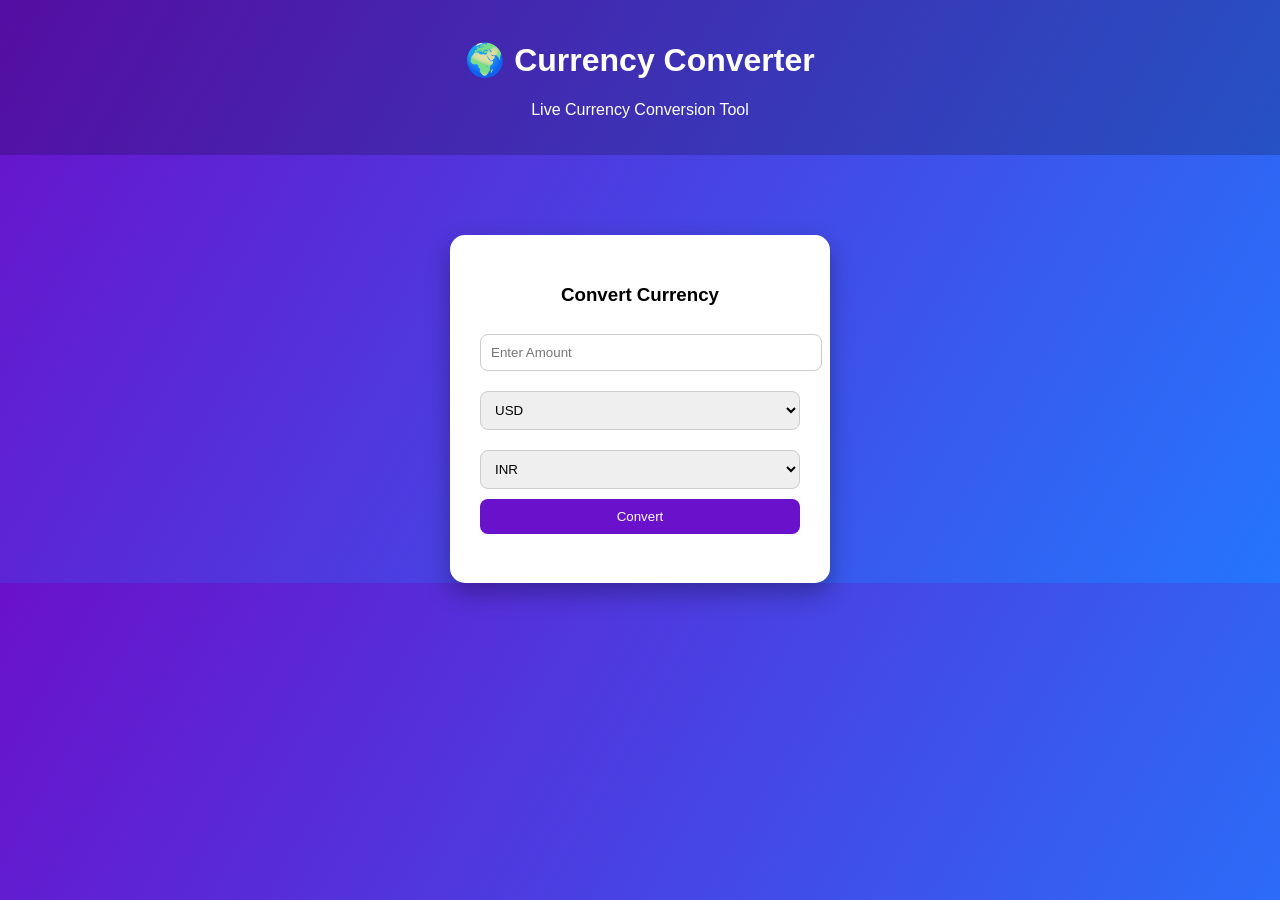
<file: home.html>
<!DOCTYPE html>
<html lang="en">
<head>
<meta charset="UTF-8">
<meta name="viewport" content="width=device-width, initial-scale=1.0">
<title>Currency Converter</title>

<style>

body{
margin:0;
font-family:Arial;
background:linear-gradient(120deg,#6a11cb,#2575fc);
color:white;
text-align:center;
}

header{
padding:20px;
background:rgba(0,0,0,0.2);
}

.container{
margin-top:80px;
}

.converter{
background:white;
color:black;
padding:30px;
width:320px;
margin:auto;
border-radius:15px;
box-shadow:0 10px 25px rgba(0,0,0,0.3);
}

input,select{
width:100%;
padding:10px;
margin:10px 0;
border-radius:8px;
border:1px solid #ccc;
}

button{
width:100%;
padding:10px;
background:#6a11cb;
color:white;
border:none;
border-radius:8px;
cursor:pointer;
}

button:hover{
background:#2575fc;
}

</style>

<script>

function convert(){

let amount=document.getElementById("amount").value;
let result=document.getElementById("result");

let rate=83; 

if(amount=="")
{
result.innerHTML="Enter amount";
}
else
{
result.innerHTML="Converted Amount: "+(amount*rate);
}

}

</script>

</head>

<body>

<header>
<h1>🌍 Currency Converter</h1>
<p>Live Currency Conversion Tool</p>
</header>

<div class="container">

<div class="converter">

<h3>Convert Currency</h3>

<input type="number" id="amount" placeholder="Enter Amount">

<select>
<option>USD</option>
<option>EUR</option>
<option>INR</option>
<option>GBP</option>
</select>

<select>
<option>INR</option>
<option>USD</option>
<option>EUR</option>
<option>GBP</option>
</select>

<button onclick="convert()">Convert</button>

<h3 id="result"></h3>

</div>

</div>

</body>
</html>
</file>
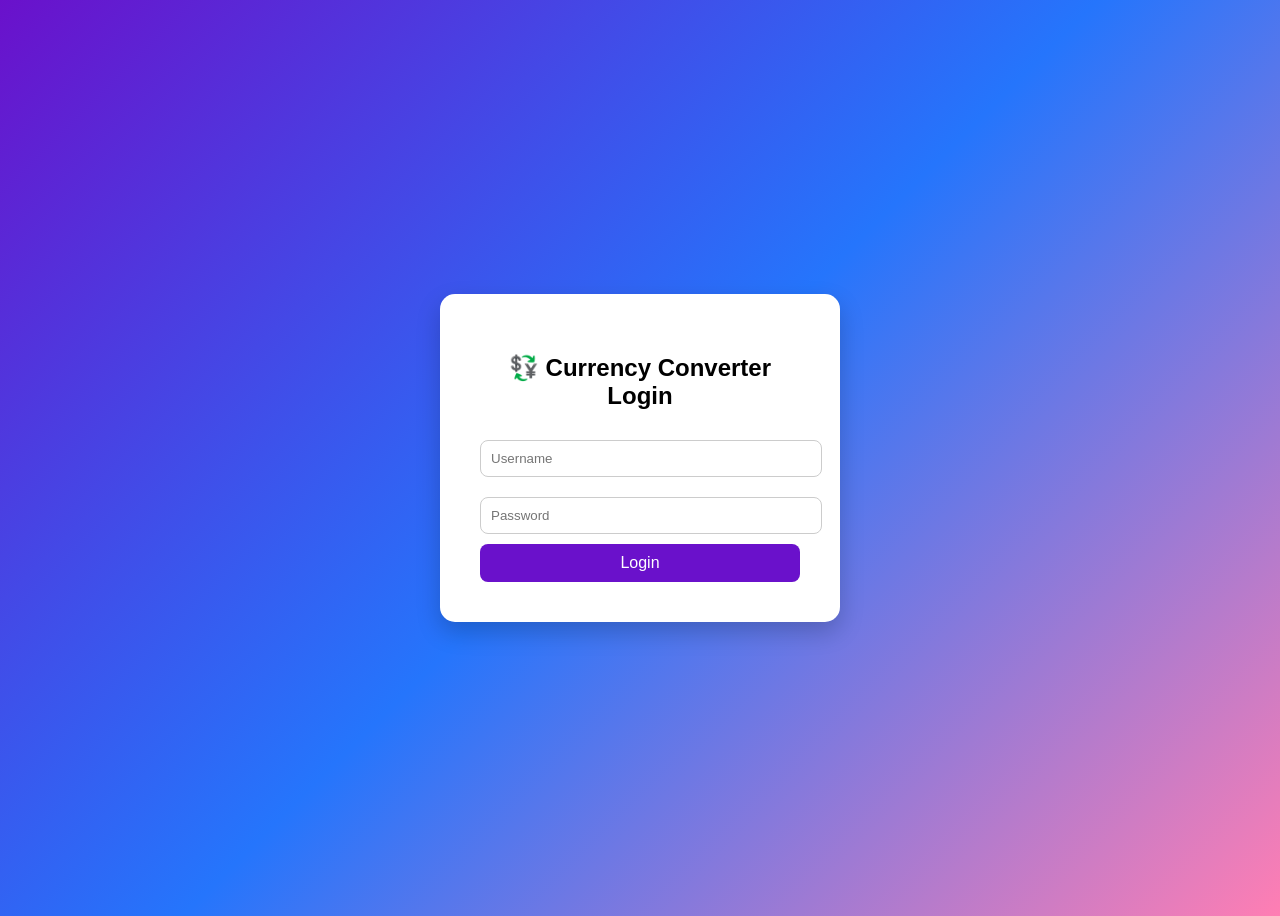
<file: login.html>
<!DOCTYPE html>
<html lang="en">
<head>
<meta charset="UTF-8">
<meta name="viewport" content="width=device-width, initial-scale=1.0">
<title>Login</title>

<style>

body{
height:100vh;
display:flex;
justify-content:center;
align-items:center;
font-family:Arial;
background:linear-gradient(135deg,#6a11cb,#2575fc,#ff7eb3);
}

.login-box{
background:white;
padding:40px;
border-radius:15px;
width:320px;
text-align:center;
box-shadow:0 10px 25px rgba(0,0,0,0.2);
}

.login-box h2{
margin-bottom:20px;
}

input{
width:100%;
padding:10px;
margin:10px 0;
border-radius:8px;
border:1px solid #ccc;
}

button{
width:100%;
padding:10px;
background:#6a11cb;
color:white;
border:none;
border-radius:8px;
cursor:pointer;
font-size:16px;
}

button:hover{
background:#2575fc;
}

</style>

<script>

function login(){

let username=document.getElementById("username").value;
let password=document.getElementById("password").value;

if(username!="" && password!="")
{
window.location.href="home.html";
}
else
{
alert("Please enter username and password");
}

}

</script>

</head>

<body>

<div class="login-box">

<h2>💱 Currency Converter Login</h2>

<input type="text" id="username" placeholder="Username">

<input type="password" id="password" placeholder="Password">

<button onclick="login()">Login</button>

</div>

</body>
</html>
</file>
<file: style.css>
body{
    font-family: Arial, sans-serif;
    background: linear-gradient(120deg,#4facfe,#00f2fe);
    height:100vh;
    display:flex;
    justify-content:center;
    align-items:center;
}

.container{
    background:white;
    padding:30px;
    border-radius:10px;
    text-align:center;
    box-shadow:0px 0px 10px rgba(0,0,0,0.2);
}

.converter{
    display:flex;
    flex-direction:column;
    gap:10px;
}

input, select, button{
    padding:10px;
    font-size:16px;
}

button{
    background:#4facfe;
    color:white;
    border:none;
    cursor:pointer;
}

button:hover{
    background:#0077ff;
}

#result{
    margin-top:15px;
}
</file>
